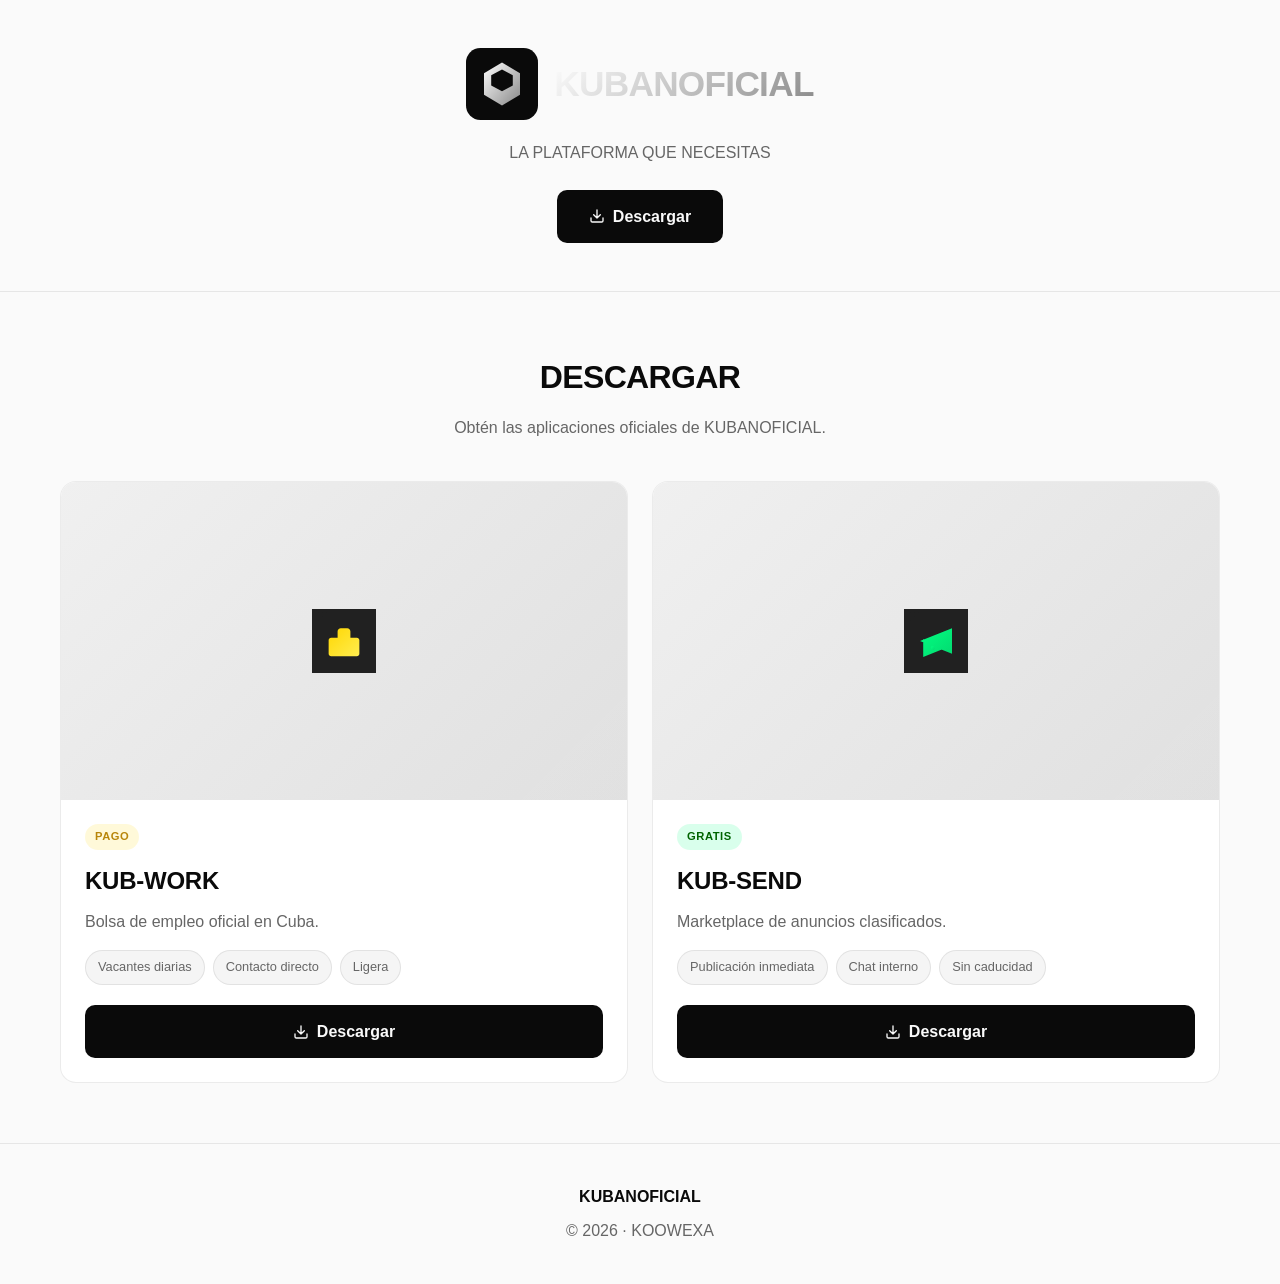
<file: index.html>
<!DOCTYPE html>
<html lang="es" dir="ltr" itemscope itemtype="https://schema.org/WebPage">
<head>
<meta charset="UTF-8">
<meta http-equiv="X-UA-Compatible" content="IE=edge">
<meta name="viewport" content="width=device-width,initial-scale=1,viewport-fit=cover,shrink-to-fit=no">
<meta http-equiv="Content-Security-Policy" content="default-src 'self' data: blob: https:; script-src 'self' 'unsafe-inline' data: blob:; style-src 'self' 'unsafe-inline' data:; img-src 'self' data: blob: https:; font-src 'self' data:; connect-src 'self' https:; media-src 'self' data: blob: https:; object-src 'none'; base-uri 'self'; form-action 'self'; frame-ancestors 'none'; manifest-src 'self' data: blob:;">
<meta http-equiv="X-Content-Type-Options" content="nosniff">
<meta http-equiv="Referrer-Policy" content="strict-origin-when-cross-origin">
<meta http-equiv="Permissions-Policy" content="geolocation=(), microphone=(), camera=(), payment=(), usb=()">
<meta name="robots" content="index, follow, max-image-preview:large, max-snippet:-1, max-video-preview:-1">
<meta name="googlebot" content="index, follow">
<meta name="bingbot" content="index, follow">
<meta name="yandex" content="index, follow">
<meta name="theme-color" content="#0a0a0a">
<meta name="color-scheme" content="dark light">
<meta name="author" content="KUBANOFICIAL · KOOWEXA">
<meta name="publisher" content="KOOWEXA">
<meta name="copyright" content="© 2026 KUBANOFICIAL · KOOWEXA">
<meta name="description" content="KUBANOFICIAL · KOOWEXA. Apps ligeras para empleo y marketplace en Cuba. KUB-WORK bolsa de empleo oficial y KUB-SEND marketplace de anuncios clasificados.">
<meta name="keywords" content="kubanoficial, koowexa, cuba, empleo cuba, bolsa de empleo cuba, marketplace cuba, anuncios clasificados cuba, kub-work, kub-send, apps cuba, apk cuba">
<meta name="application-name" content="KUBANOFICIAL">
<meta name="apple-mobile-web-app-title" content="KUBANOFICIAL">
<meta name="apple-mobile-web-app-capable" content="yes">
<meta name="apple-mobile-web-app-status-bar-style" content="black-translucent">
<meta name="mobile-web-app-capable" content="yes">
<meta name="format-detection" content="telephone=no">
<meta name="msapplication-TileColor" content="#0a0a0a">
<meta name="msapplication-tap-highlight" content="no">
<meta name="msapplication-config" content="none">
<meta name="geo.region" content="CU">
<meta name="geo.placename" content="Cuba">
<meta name="geo.position" content="21.521753;-77.781167">
<meta name="ICBM" content="21.521753, -77.781167">
<meta name="language" content="Spanish">
<meta name="revisit-after" content="7 days">
<meta name="distribution" content="global">
<meta name="rating" content="general">
<meta name="coverage" content="Worldwide">
<meta name="target" content="all">
<meta name="HandheldFriendly" content="True">
<meta name="og:type" content="website">
<meta name="og:site_name" content="KUBANOFICIAL">
<meta name="og:title" content="KUBANOFICIAL · KOOWEXA | Apps ligeras para Cuba">
<meta name="og:description" content="Bolsa de empleo oficial y marketplace de anuncios clasificados en Cuba. Descarga KUB-WORK y KUB-SEND.">
<meta name="og:url" content="https://kubanooficial.github.io/website/">
<meta name="og:image" content="data:image/svg+xml,%3Csvg xmlns='http://www.w3.org/2000/svg' viewBox='0 0 100 100'%3E%3Crect fill='%230a0a0a' width='100' height='100' rx='20'/%3E%3Cpath fill='%23ffffff' d='M50 20L25 35v30l25 15 25-15V35z'/%3E%3C/svg%3E">
<meta name="og:image:secure_url" content="data:image/svg+xml,%3Csvg xmlns='http://www.w3.org/2000/svg' viewBox='0 0 100 100'%3E%3Crect fill='%230a0a0a' width='100' height='100' rx='20'/%3E%3Cpath fill='%23ffffff' d='M50 20L25 35v30l25 15 25-15V35z'/%3E%3C/svg%3E">
<meta name="og:image:type" content="image/svg+xml">
<meta name="og:image:width" content="512">
<meta name="og:image:height" content="512">
<meta name="og:image:alt" content="KUBANOFICIAL Logo">
<meta name="og:locale" content="es_CU">
<meta name="og:locale:alternate" content="es_ES">
<meta name="og:locale:alternate" content="es_MX">
<meta name="twitter:card" content="summary_large_image">
<meta name="twitter:title" content="KUBANOFICIAL · KOOWEXA | Apps ligeras para Cuba">
<meta name="twitter:description" content="Bolsa de empleo oficial y marketplace de anuncios clasificados en Cuba. Descarga KUB-WORK y KUB-SEND.">
<meta name="twitter:image" content="data:image/svg+xml,%3Csvg xmlns='http://www.w3.org/2000/svg' viewBox='0 0 100 100'%3E%3Crect fill='%230a0a0a' width='100' height='100' rx='20'/%3E%3Cpath fill='%23ffffff' d='M50 20L25 35v30l25 15 25-15V35z'/%3E%3C/svg%3E">
<meta name="twitter:image:alt" content="KUBANOFICIAL Logo">
<meta itemprop="name" content="KUBANOFICIAL · KOOWEXA">
<meta itemprop="description" content="Apps ligeras para empleo y marketplace en Cuba.">
<meta itemprop="image" content="data:image/svg+xml,%3Csvg xmlns='http://www.w3.org/2000/svg' viewBox='0 0 100 100'%3E%3Crect fill='%230a0a0a' width='100' height='100' rx='20'/%3E%3Cpath fill='%23ffffff' d='M50 20L25 35v30l25 15 25-15V35z'/%3E%3C/svg%3E">
<link rel="canonical" href="https://kubanooficial.github.io/website/">
<link rel="alternate" hreflang="es" href="https://kubanooficial.github.io/website/">
<link rel="alternate" hreflang="x-default" href="https://kubanooficial.github.io/website/">
<link rel="icon" type="image/svg+xml" href="data:image/svg+xml,%3Csvg xmlns='http://www.w3.org/2000/svg' viewBox='0 0 100 100'%3E%3Crect fill='%230a0a0a' width='100' height='100' rx='20'/%3E%3Cpath fill='%23ffffff' d='M50 20L25 35v30l25 15 25-15V35z'/%3E%3C/svg%3E">
<link rel="apple-touch-icon" href="data:image/svg+xml,%3Csvg xmlns='http://www.w3.org/2000/svg' viewBox='0 0 100 100'%3E%3Crect fill='%230a0a0a' width='100' height='100' rx='20'/%3E%3Cpath fill='%23ffffff' d='M50 20L25 35v30l25 15 25-15V35z'/%3E%3C/svg%3E">
<link rel="apple-touch-startup-image" href="data:image/svg+xml,%3Csvg xmlns='http://www.w3.org/2000/svg' viewBox='0 0 100 100'%3E%3Crect fill='%230a0a0a' width='100' height='100' rx='20'/%3E%3Cpath fill='%23ffffff' d='M50 20L25 35v30l25 15 25-15V35z'/%3E%3C/svg%3E">
<link rel="mask-icon" href="data:image/svg+xml,%3Csvg xmlns='http://www.w3.org/2000/svg' viewBox='0 0 100 100'%3E%3Crect fill='%230a0a0a' width='100' height='100' rx='20'/%3E%3Cpath fill='%23ffffff' d='M50 20L25 35v30l25 15 25-15V35z'/%3E%3C/svg%3E" color="#0a0a0a">
<link rel="manifest" href='data:application/manifest+json,{"name":"KUBANOFICIAL · KOOWEXA","short_name":"KUBANOFICIAL","description":"Apps ligeras para empleo y marketplace en Cuba.","start_url":".","scope":".","display":"standalone","orientation":"portrait","background_color":"%230a0a0a","theme_color":"%230a0a0a","lang":"es","dir":"ltr","categories":["business","lifestyle","productivity"],"icons":[{"src":"data:image/svg+xml,%253Csvg xmlns='http://www.w3.org/2000/svg' viewBox='0 0 100 100'%253E%253Crect fill='%25230a0a0a' width='100' height='100' rx='20'/%253E%253Cpath fill='%2523ffffff' d='M50 20L25 35v30l25 15 25-15V35z'/%253E%253C/svg%253E","sizes":"192x192","type":"image/svg+xml","purpose":"any"},{"src":"data:image/svg+xml,%253Csvg xmlns='http://www.w3.org/2000/svg' viewBox='0 0 100 100'%253E%253Crect fill='%25230a0a0a' width='100' height='100' rx='20'/%253E%253Cpath fill='%2523ffffff' d='M50 20L25 35v30l25 15 25-15V35z'/%253E%253C/svg%253E","sizes":"512x512","type":"image/svg+xml","purpose":"any"},{"src":"data:image/svg+xml,%253Csvg xmlns='http://www.w3.org/2000/svg' viewBox='0 0 100 100'%253E%253Crect fill='%25230a0a0a' width='100' height='100' rx='20'/%253E%253Cpath fill='%2523ffffff' d='M50 20L25 35v30l25 15 25-15V35z'/%253E%253C/svg%253E","sizes":"512x512","type":"image/svg+xml","purpose":"maskable"}],"screenshots":[{"src":"data:image/svg+xml,%253Csvg xmlns='http://www.w3.org/2000/svg' viewBox='0 0 100 100'%253E%253Crect fill='%25231f1f1f' width='100' height='100'/%253E%253Cpath fill='%2523ffffff' d='M30 30h40v10H30zm0 15h40v10H30z'/%253E%253C/svg%253E","sizes":"540x720","type":"image/svg+xml","form_factor":"narrow"},{"src":"data:image/svg+xml,%253Csvg xmlns='http://www.w3.org/2000/svg' viewBox='0 0 100 100'%253E%253Crect fill='%25231f1f1f' width='100' height='100'/%253E%253Ccircle cx='50' cy='50' r='20' fill='%2523ffffff'/%253E%253C/svg%253E","sizes":"540x720","type":"image/svg+xml","form_factor":"narrow"}],"shortcuts":[{"name":"KUB-WORK","short_name":"WORK","description":"Bolsa de empleo oficial en Cuba","url":"#descargar","icons":[{"src":"data:image/svg+xml,%253Csvg xmlns='http://www.w3.org/2000/svg' viewBox='0 0 100 100'%253E%253Crect fill='%25230a0a0a' width='100' height='100' rx='20'/%253E%253Cpath fill='%2523ffd700' d='M30 40h10V30h20v10h10v30H30z'/%253E%253C/svg%253E","sizes":"192x192","type":"image/svg+xml"}]},{"name":"KUB-SEND","short_name":"SEND","description":"Marketplace de anuncios clasificados","url":"#descargar","icons":[{"src":"data:image/svg+xml,%253Csvg xmlns='http://www.w3.org/2000/svg' viewBox='0 0 100 100'%253E%253Crect fill='%25230a0a0a' width='100' height='100' rx='20'/%253E%253Cpath fill='%252300ff80' d='M25 30l50 20-50 20z'/%253E%253C/svg%253E","sizes":"192x192","type":"image/svg+xml"}]}],"related_applications":[],"prefer_related_applications":false}'>
<link rel="sitemap" type="application/xml" href='data:application/xml,%3C%3Fxml%20version%3D%221.0%22%20encoding%3D%22UTF-8%22%3F%3E%3Curlset%20xmlns%3D%22http%3A%2F%2Fwww.sitemaps.org%2Fschemas%2Fsitemap%2F0.9%22%3E%3Curl%3E%3Cloc%3Ehttps%3A%2F%2Fkubanooficial.github.io%2Fwebsite%2F%3C%2Floc%3E%3Clastmod%3E2026-07-21%3C%2Flastmod%3E%3Cchangefreq%3Edaily%3C%2Fchangefreq%3E%3Cpriority%3E1.0%3C%2Fpriority%3E%3C%2Furl%3E%3Curl%3E%3Cloc%3Ehttps%3A%2F%2Fkubanooficial.github.io%2Fwebsite%2F%23descargar%3C%2Floc%3E%3Clastmod%3E2026-07-21%3C%2Flastmod%3E%3Cchangefreq%3Eweekly%3C%2Fchangefreq%3E%3Cpriority%3E0.8%3C%2Fpriority%3E%3C%2Furl%3E%3C%2Furlset%3E'>
<title>KUBANO - OFICIAL</title>
<style>
*,*::before,*::after{box-sizing:border-box;margin:0;padding:0}
:root{--bg:#0a0a0a;--surface:#141414;--surface-2:#1f1f1f;--text:#f5f5f5;--text-muted:#a0a0a0;--accent:#ffffff;--accent-dim:#cccccc;--border:rgba(255,255,255,0.08);--radius:16px;--radius-sm:10px;--shadow:0 8px 32px rgba(0,0,0,0.4);--transition:0.3s cubic-bezier(0.4,0,0.2,1);--gold:#ffd700;--green:#00ff80}
html{scroll-behavior:smooth;-webkit-text-size-adjust:100%;-webkit-tap-highlight-color:transparent}
body{font-family:-apple-system,BlinkMacSystemFont,'Segoe UI',Roboto,Oxygen,Ubuntu,Cantarell,sans-serif;background:var(--bg);color:var(--text);line-height:1.6;min-height:100vh;overflow-x:hidden;-webkit-font-smoothing:antialiased;-moz-osx-font-smoothing:grayscale;text-rendering:optimizeLegibility;user-select:none;-webkit-user-select:none;-moz-user-select:none;-ms-user-select:none}
svg{display:inline-block;vertical-align:middle;flex-shrink:0}
a{color:inherit;text-decoration:none}
button{font:inherit;cursor:pointer;border:none;background:none;color:inherit}
.container{max-width:1200px;margin:0 auto;padding:0 20px;width:100%}
.header{padding:48px 0;text-align:center;border-bottom:1px solid var(--border);animation:fadeIn 0.6s ease-out}
.logo-wrap{display:flex;align-items:center;justify-content:center;gap:16px;margin-bottom:20px}
.logo{width:72px;height:72px;filter:drop-shadow(0 4px 16px rgba(255,255,255,0.1));transition:transform var(--transition)}
.logo:hover{transform:scale(1.05) rotate(5deg)}
.brand{font-size:clamp(1.8rem,5vw,2.2rem);font-weight:900;letter-spacing:-0.02em;background:linear-gradient(135deg,#ffffff 0%,#888888 100%);-webkit-background-clip:text;-webkit-text-fill-color:transparent;background-clip:text}
.tagline{color:var(--text-muted);font-size:clamp(0.9rem,2.5vw,1rem);font-weight:400}
.nav-cta{margin-top:24px;display:inline-flex}
.btn{display:inline-flex;align-items:center;justify-content:center;padding:14px 32px;border-radius:var(--radius-sm);font-weight:700;font-size:clamp(0.9rem,2.5vw,1rem);transition:all var(--transition);white-space:nowrap;position:relative;overflow:hidden}
.btn::before{content:'';position:absolute;top:50%;left:50%;width:0;height:0;border-radius:50%;background:rgba(255,255,255,0.2);transform:translate(-50%,-50%);transition:width 0.6s,height 0.6s}
.btn:active::before{width:300px;height:300px}
.btn-primary{background:var(--accent);color:var(--bg)}
.btn-primary:hover{background:var(--accent-dim);transform:translateY(-2px);box-shadow:0 8px 24px rgba(255,255,255,0.15)}
.btn-ghost{background:transparent;color:var(--text);border:1px solid var(--border)}
.btn-ghost:hover{background:var(--surface);border-color:var(--accent-dim)}
.section{padding:clamp(40px,8vw,60px) 0}
.section-title{font-size:clamp(1.6rem,4vw,2rem);font-weight:900;text-align:center;margin-bottom:12px;letter-spacing:-0.02em;animation:fadeInUp 0.6s ease-out}
.section-subtitle{text-align:center;color:var(--text-muted);margin-bottom:40px;font-size:clamp(0.9rem,2.5vw,1rem);animation:fadeInUp 0.6s ease-out 0.1s both}
.grid{display:grid;grid-template-columns:repeat(auto-fit,minmax(min(100%,300px),1fr));gap:24px;align-items:start}
.card{background:var(--surface);border:1px solid var(--border);border-radius:var(--radius);overflow:hidden;transition:all var(--transition);display:flex;flex-direction:column;position:relative;animation:fadeInUp 0.6s ease-out}
.card:hover{transform:translateY(-4px);border-color:rgba(255,255,255,0.15);box-shadow:var(--shadow)}
.card-icon{width:100%;aspect-ratio:16/9;display:flex;align-items:center;justify-content:center;background:var(--surface-2);position:relative;overflow:hidden}
.card-icon::before{content:'';position:absolute;top:0;left:0;right:0;bottom:0;background:linear-gradient(135deg,transparent 0%,rgba(255,255,255,0.02) 100%);pointer-events:none}
.card-icon svg{width:64px;height:64px;transition:transform var(--transition)}
.card:hover .card-icon svg{transform:scale(1.1)}
.card-body{padding:24px;flex:1;display:flex;flex-direction:column}
.card-badge{display:inline-block;padding:4px 10px;border-radius:20px;font-size:0.7rem;font-weight:700;text-transform:uppercase;letter-spacing:0.05em;margin-bottom:12px;width:fit-content}
.badge-paid{background:rgba(255,215,0,0.15);color:var(--gold)}
.badge-free{background:rgba(0,255,128,0.15);color:var(--green)}
.card-title{font-size:clamp(1.25rem,3vw,1.5rem);font-weight:900;margin-bottom:8px;letter-spacing:-0.01em}
.card-desc{color:var(--text-muted);margin-bottom:16px;flex:1}
.features{list-style:none;margin-bottom:20px;display:flex;flex-wrap:wrap;gap:8px}
.features li{padding:6px 12px;background:var(--surface-2);border-radius:20px;font-size:clamp(0.75rem,2vw,0.8rem);color:var(--text-muted);border:1px solid var(--border);transition:all var(--transition)}
.features li:hover{background:rgba(255,255,255,0.05);border-color:rgba(255,255,255,0.15)}
.card-actions{display:flex;gap:12px;margin-top:auto}
.card-actions .btn{flex:1}
.footer{padding:40px 0;border-top:1px solid var(--border);text-align:center;color:var(--text-muted);animation:fadeIn 0.8s ease-out 0.3s both}
.footer-brand{font-weight:900;color:var(--text);margin-bottom:8px}
.protected{pointer-events:none;-webkit-touch-callout:none;-webkit-user-select:none;-khtml-user-select:none;-moz-user-select:none;-ms-user-select:none;user-select:none}
.sr-only{position:absolute;width:1px;height:1px;padding:0;margin:-1px;overflow:hidden;clip:rect(0,0,0,0);white-space:nowrap;border:0}
@keyframes fadeIn{from{opacity:0}to{opacity:1}}
@keyframes fadeInUp{from{opacity:0;transform:translateY(20px)}to{opacity:1;transform:translateY(0)}}
@media(max-width:480px){
.container{padding:0 16px}
.logo{width:56px;height:56px}
.btn{padding:12px 24px}
.features{gap:6px}
.features li{padding:5px 10px;font-size:0.7rem}
}
@media(min-width:481px) and (max-width:768px){
.logo{width:64px;height:64px}
}
@media(min-width:769px) and (max-width:1024px){
.grid{grid-template-columns:repeat(auto-fit,minmax(280px,1fr))}
}
@media(min-width:1025px){
.grid{grid-template-columns:repeat(2,1fr)}
}
@media(prefers-reduced-motion:reduce){
*,*::before,*::after{animation-duration:0.01ms!important;animation-iteration-count:1!important;transition-duration:0.01ms!important;scroll-behavior:auto!important}
}
@media(prefers-color-scheme:light){
:root{--bg:#fafafa;--surface:#ffffff;--surface-2:#f0f0f0;--text:#0a0a0a;--text-muted:#666666;--accent:#0a0a0a;--accent-dim:#333333;--border:rgba(0,0,0,0.08);--gold:#b8860b;--green:#006400}
.card-icon{background:linear-gradient(135deg,#f0f0f0 0%,#e0e0e0 100%)}
.features li{background:#f5f5f5}
}
</style>
</head>
<body>
<header class="header" role="banner">
<div class="container">
<div class="logo-wrap">
<svg class="logo protected" viewBox="0 0 100 100" xmlns="http://www.w3.org/2000/svg" role="img" aria-label="KUBANOFICIAL">
<defs>
<linearGradient id="logoGrad" x1="0%" y1="0%" x2="100%" y2="100%">
<stop offset="0%" style="stop-color:#ffffff;stop-opacity:1"/>
<stop offset="100%" style="stop-color:#888888;stop-opacity:1"/>
</linearGradient>
</defs>
<rect fill="#0a0a0a" width="100" height="100" rx="20"/>
<path fill="url(#logoGrad)" d="M50 20L25 35v30l25 15 25-15V35z M50 30l15 8v14l-15 8-15-8V38z"/>
</svg>
<h1 class="brand">KUBANOFICIAL</h1>
</div>
<p class="tagline">LA PLATAFORMA QUE NECESITAS</p>
<nav class="nav-cta" aria-label="Acciones principales">
<a href="#descargar" class="btn btn-primary">
<svg width="16" height="16" viewBox="0 0 24 24" fill="none" stroke="currentColor" stroke-width="2" stroke-linecap="round" stroke-linejoin="round" style="margin-right:8px">
<path d="M21 15v4a2 2 0 01-2 2H5a2 2 0 01-2-2v-4M7 10l5 5 5-5M12 15V3"/>
</svg>
Descargar
</a>
</nav>
</div>
</header>
<main role="main" id="main-content">
<section class="section" id="descargar" aria-labelledby="download-title">
<div class="container">
<h2 class="section-title" id="download-title">DESCARGAR</h2>
<p class="section-subtitle">Obtén las aplicaciones oficiales de KUBANOFICIAL.</p>
<div class="grid">
<article class="card" itemscope itemtype="https://schema.org/MobileApplication">
<div class="card-icon">
<svg viewBox="0 0 100 100" xmlns="http://www.w3.org/2000/svg" role="img" aria-label="KUB-WORK">
<defs>
<linearGradient id="workGrad" x1="0%" y1="0%" x2="100%" y2="100%">
<stop offset="0%" style="stop-color:#ffd700;stop-opacity:1"/>
<stop offset="100%" style="stop-color:#ffed4e;stop-opacity:1"/>
</linearGradient>
</defs>
<rect fill="#1f1f1f" width="100" height="100"/>
<path fill="url(#workGrad)" d="M30 45h10V35c0-2.8 2.2-5 5-5h10c2.8 0 5 2.2 5 5v10h10c2.2 0 4 1.8 4 4v21c0 2.2-1.8 4-4 4H30c-2.2 0-4-1.8-4-4V49c0-2.2 1.8-4 4-4zm15-5h10v10H45V40z"/>
</svg>
</div>
<div class="card-body">
<span class="card-badge badge-paid">Pago</span>
<h3 class="card-title" itemprop="name">KUB-WORK</h3>
<p class="card-desc" itemprop="description">Bolsa de empleo oficial en Cuba.</p>
<ul class="features">
<li itemprop="applicationCategory">Vacantes diarias</li>
<li itemprop="applicationCategory">Contacto directo</li>
<li itemprop="applicationCategory">Ligera</li>
</ul>
<div class="card-actions">
<a href="#" class="btn btn-primary" itemprop="downloadUrl" onclick="event.preventDefault();">
<svg width="16" height="16" viewBox="0 0 24 24" fill="none" stroke="currentColor" stroke-width="2" stroke-linecap="round" stroke-linejoin="round" style="margin-right:8px">
<path d="M21 15v4a2 2 0 01-2 2H5a2 2 0 01-2-2v-4M7 10l5 5 5-5M12 15V3"/>
</svg>
Descargar
</a>
</div>
<meta itemprop="operatingSystem" content="Android">
<meta itemprop="softwareVersion" content="1.0.0">
<meta itemprop="fileSize" content="5M">
<meta itemprop="applicationCategory" content="Business">
</div>
</article>
<article class="card" itemscope itemtype="https://schema.org/MobileApplication">
<div class="card-icon">
<svg viewBox="0 0 100 100" xmlns="http://www.w3.org/2000/svg" role="img" aria-label="KUB-SEND">
<defs>
<linearGradient id="sendGrad" x1="0%" y1="0%" x2="100%" y2="100%">
<stop offset="0%" style="stop-color:#00ff80;stop-opacity:1"/>
<stop offset="100%" style="stop-color:#00d96f;stop-opacity:1"/>
</linearGradient>
</defs>
<rect fill="#1f1f1f" width="100" height="100"/>
<path fill="url(#sendGrad)" d="M25 50l50-20v40zM30 47l35 14L30 75z"/>
<circle fill="url(#sendGrad)" cx="45" cy="61" r="3"/>
</svg>
</div>
<div class="card-body">
<span class="card-badge badge-free">Gratis</span>
<h3 class="card-title" itemprop="name">KUB-SEND</h3>
<p class="card-desc" itemprop="description">Marketplace de anuncios clasificados.</p>
<ul class="features">
<li itemprop="applicationCategory">Publicación inmediata</li>
<li itemprop="applicationCategory">Chat interno</li>
<li itemprop="applicationCategory">Sin caducidad</li>
</ul>
<div class="card-actions">
<a href="#" class="btn btn-primary" itemprop="downloadUrl" onclick="event.preventDefault();">
<svg width="16" height="16" viewBox="0 0 24 24" fill="none" stroke="currentColor" stroke-width="2" stroke-linecap="round" stroke-linejoin="round" style="margin-right:8px">
<path d="M21 15v4a2 2 0 01-2 2H5a2 2 0 01-2-2v-4M7 10l5 5 5-5M12 15V3"/>
</svg>
Descargar
</a>
</div>
<meta itemprop="operatingSystem" content="Android">
<meta itemprop="softwareVersion" content="1.0.0">
<meta itemprop="fileSize" content="3M">
<meta itemprop="applicationCategory" content="Business">
</div>
</article>
</div>
</div>
</section>
</main>
<footer class="footer" role="contentinfo">
<div class="container">
<p class="footer-brand">KUBANOFICIAL</p>
<p>© 2026 · KOOWEXA</p>
</div>
</footer>
<script>
(function(){
if(window.top!==window.self){window.top.location=window.self.location.href}
document.addEventListener('contextmenu',function(e){e.preventDefault()});
document.addEventListener('keydown',function(e){
if(e.key==='F12'||(e.ctrlKey&&e.shiftKey&&e.key==='I')||(e.ctrlKey&&e.shiftKey&&e.key==='J')||(e.ctrlKey&&e.key==='U')||(e.ctrlKey&&e.key==='s')){e.preventDefault();return false}
});
var p=document.querySelectorAll('.protected');
p.forEach(function(el){el.addEventListener('dragstart',function(e){e.preventDefault()});el.addEventListener('selectstart',function(e){e.preventDefault()})});
})();
</script>
<script>
(function(){
var robotsTxt='User-agent: *\nAllow: /\nDisallow: /api/\nDisallow: /private/\n\nUser-agent: Googlebot\nAllow: /\n\nUser-agent: Bingbot\nAllow: /\n\nUser-agent: YandexBot\nAllow: /\n\nSitemap: https://kubanooficial.github.io/website/#sitemap.xml\n\nHost: https://kubanooficial.github.io';
var sitemapXml='<?xml version="1.0" encoding="UTF-8"?>\n<urlset xmlns="http://www.sitemaps.org/schemas/sitemap/0.9" xmlns:xhtml="http://www.w3.org/1999/xhtml">\n  <url>\n    <loc>https://kubanooficial.github.io/website/</loc>\n    <lastmod>2026-07-21</lastmod>\n    <changefreq>daily</changefreq>\n    <priority>1.0</priority>\n    <xhtml:link rel="alternate" hreflang="es" href="https://kubanooficial.github.io/website/"/>\n  </url>\n  <url>\n    <loc>https://kubanooficial.github.io/website/#descargar</loc>\n    <lastmod>2026-07-21</lastmod>\n    <changefreq>weekly</changefreq>\n    <priority>0.8</priority>\n  </url>\n</urlset>';
var swCode='\nconst CACHE_NAME="kubanoficial-v1";\nconst ASSETS=["./","./index.html"];\nself.addEventListener("install",function(e){e.waitUntil(caches.open(CACHE_NAME).then(function(c){return c.addAll(ASSETS)}).then(function(){return self.skipWaiting()}))});\nself.addEventListener("activate",function(e){e.waitUntil(caches.keys().then(function(k){return Promise.all(k.filter(function(n){return n!==CACHE_NAME}).map(function(n){return caches.delete(n)}))}).then(function(){return self.clients.claim()}))});\nself.addEventListener("fetch",function(e){e.respondWith(caches.match(e.request).then(function(r){if(r)return r;return fetch(e.request).then(function(fr){if(!fr||fr.status!==200||fr.type!=="basic")return fr;var rc=fr.clone();caches.open(CACHE_NAME).then(function(c){c.put(e.request,rc)});return fr}).catch(function(){return caches.match("./")})})});\n';
if('serviceWorker' in navigator){
var swBlob=new Blob([swCode],{type:'application/javascript'});
var swUrl=URL.createObjectURL(swBlob);
navigator.serviceWorker.register(swUrl,{scope:'./'}).catch(function(){});
}
var routeMap={'#sitemap.xml':{content:sitemapXml,type:'application/xml'},'#robots.txt':{content:robotsTxt,type:'text/plain'}};
function handleRoute(){
var h=window.location.hash;
if(routeMap[h]){
var r=routeMap[h];
var blob=new Blob([r.content],{type:r.type});
var url=URL.createObjectURL(blob);
var a=document.createElement('a');
a.href=url;
a.download=h.substring(1);
document.body.appendChild(a);
a.click();
document.body.removeChild(a);
URL.revokeObjectURL(url);
history.replaceState(null,'',window.location.pathname);
}
}
window.addEventListener('hashchange',handleRoute);
handleRoute();
})();
</script>
<script type="application/ld+json">
{
  "@context": "https://schema.org",
  "@type": "Organization",
  "name": "KUBANOFICIAL · KOOWEXA",
  "url": "https://kubanooficial.github.io/website/",
  "logo": "data:image/svg+xml,%3Csvg xmlns='http://www.w3.org/2000/svg' viewBox='0 0 100 100'%3E%3Crect fill='%230a0a0a' width='100' height='100' rx='20'/%3E%3Cpath fill='%23ffffff' d='M50 20L25 35v30l25 15 25-15V35z'/%3E%3C/svg%3E",
  "description": "Apps ligeras para empleo y marketplace en Cuba.",
  "foundingDate": "2026",
  "sameAs": [
    "https://github.com/kubanooficial"
  ],
  "address": {
    "@type": "PostalAddress",
    "addressCountry": "CU"
  },
  "makesOffer": [
    {
      "@type": "MobileApplication",
      "name": "KUB-WORK",
      "description": "Bolsa de empleo oficial en Cuba.",
      "operatingSystem": "Android",
      "applicationCategory": "BusinessApplication",
      "offers": {
        "@type": "Offer",
        "price": "1.00",
        "priceCurrency": "USD"
      }
    },
    {
      "@type": "MobileApplication",
      "name": "KUB-SEND",
      "description": "Marketplace de anuncios clasificados.",
      "operatingSystem": "Android",
      "applicationCategory": "BusinessApplication",
      "offers": {
        "@type": "Offer",
        "price": "0",
        "priceCurrency": "USD"
      }
    }
  ]
}
</script>
<script type="application/ld+json">
{
  "@context": "https://schema.org",
  "@type": "WebSite",
  "name": "KUBANOFICIAL · KOOWEXA",
  "url": "https://kubanooficial.github.io/website/",
  "potentialAction": {
    "@type": "SearchAction",
    "target": "https://kubanooficial.github.io/website/?q={search_term_string}",
    "query-input": "required name=search_term_string"
  }
}
</script>
<script type="application/ld+json">
{
  "@context": "https://schema.org",
  "@type": "BreadcrumbList",
  "itemListElement": [
    {
      "@type": "ListItem",
      "position": 1,
      "name": "Inicio",
      "item": "https://kubanooficial.github.io/website/"
    },
    {
      "@type": "ListItem",
      "position": 2,
      "name": "Descargar",
      "item": "https://kubanooficial.github.io/website/#descargar"
    }
  ]
}
</script>
</body>
</html>
</file>
